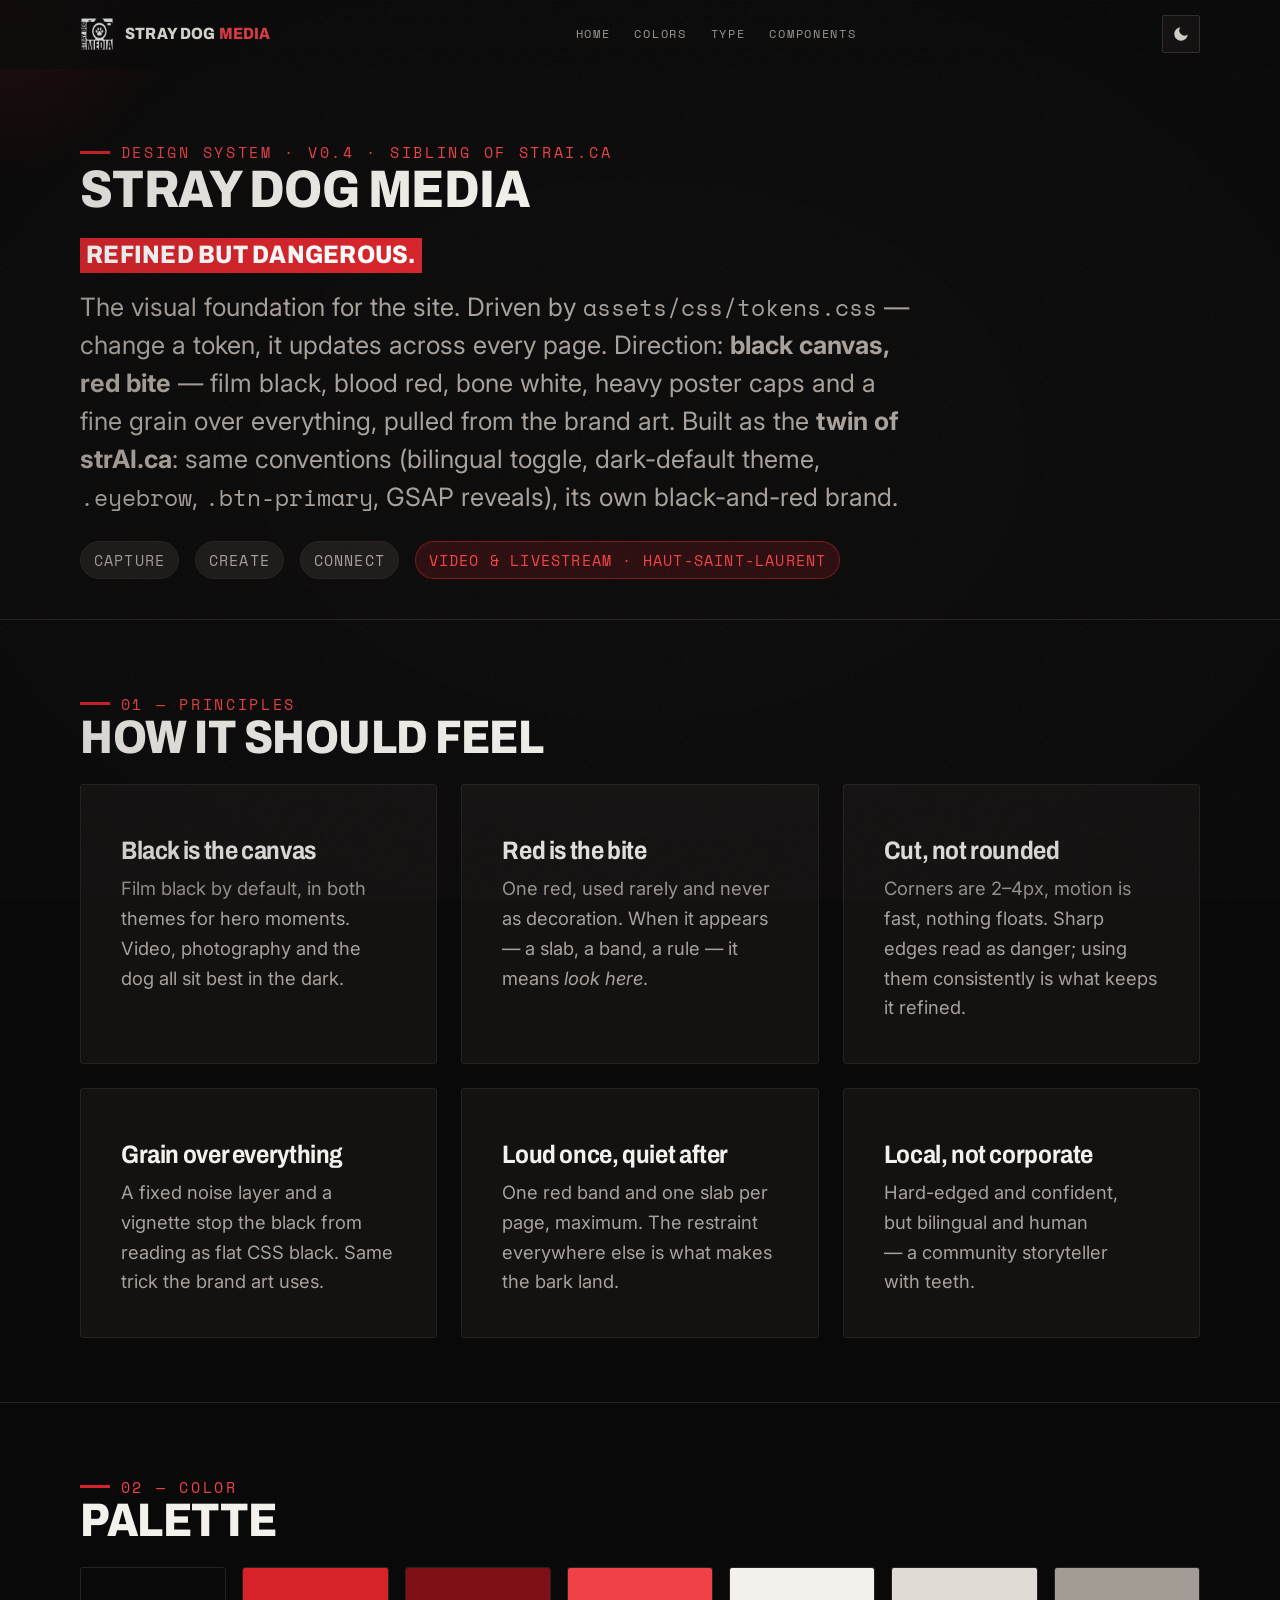
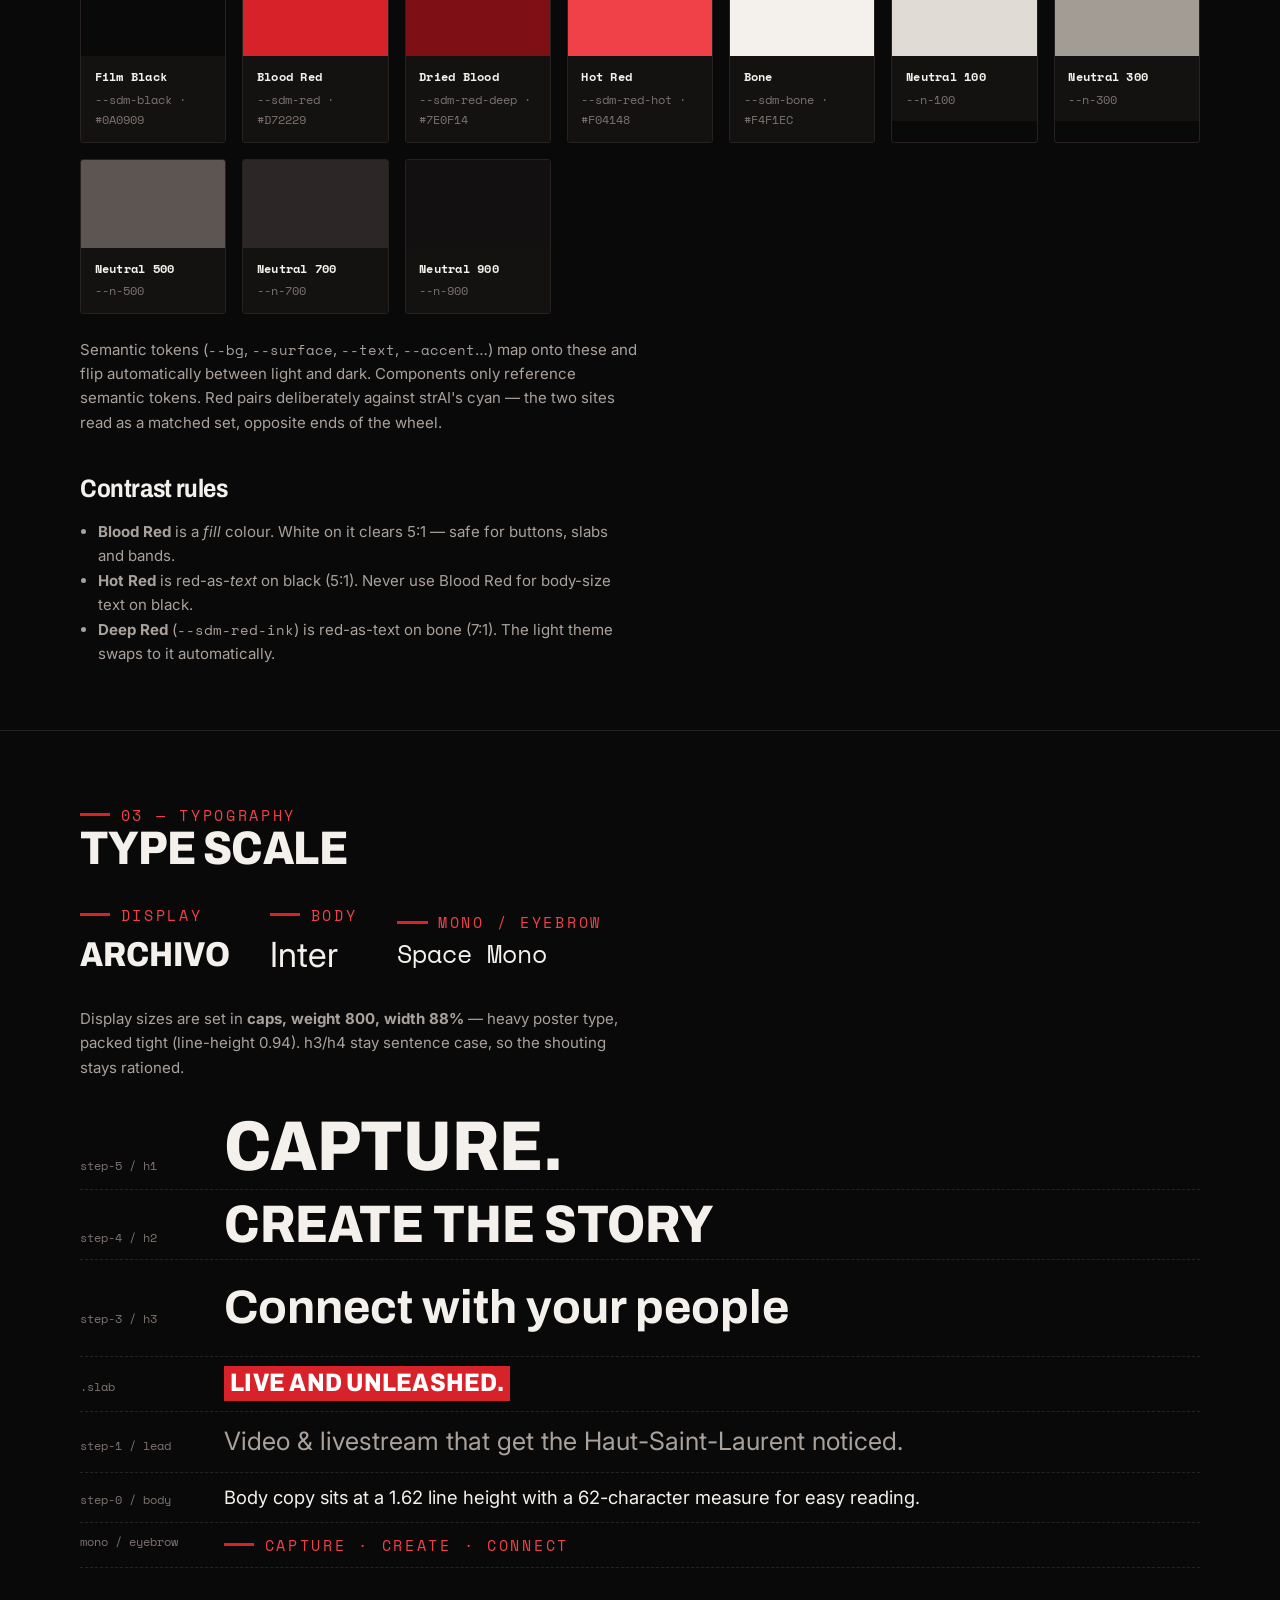
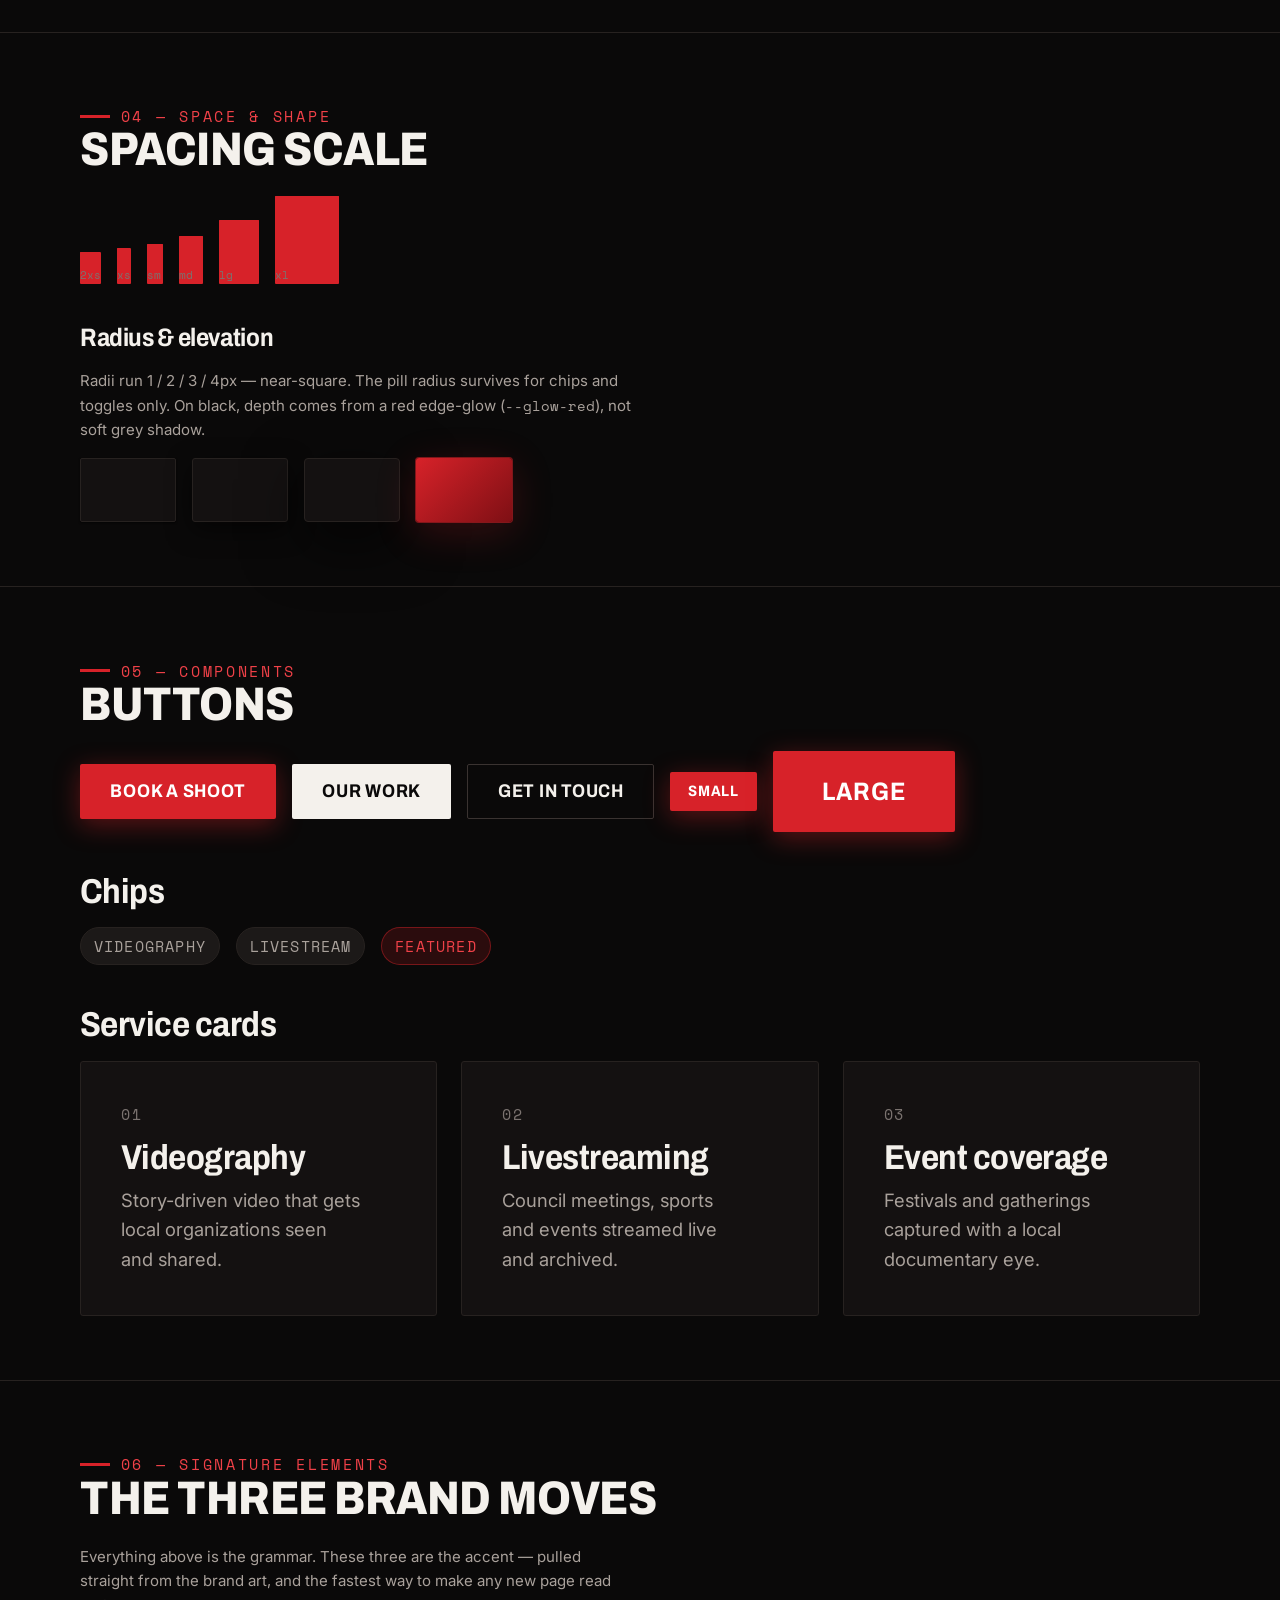
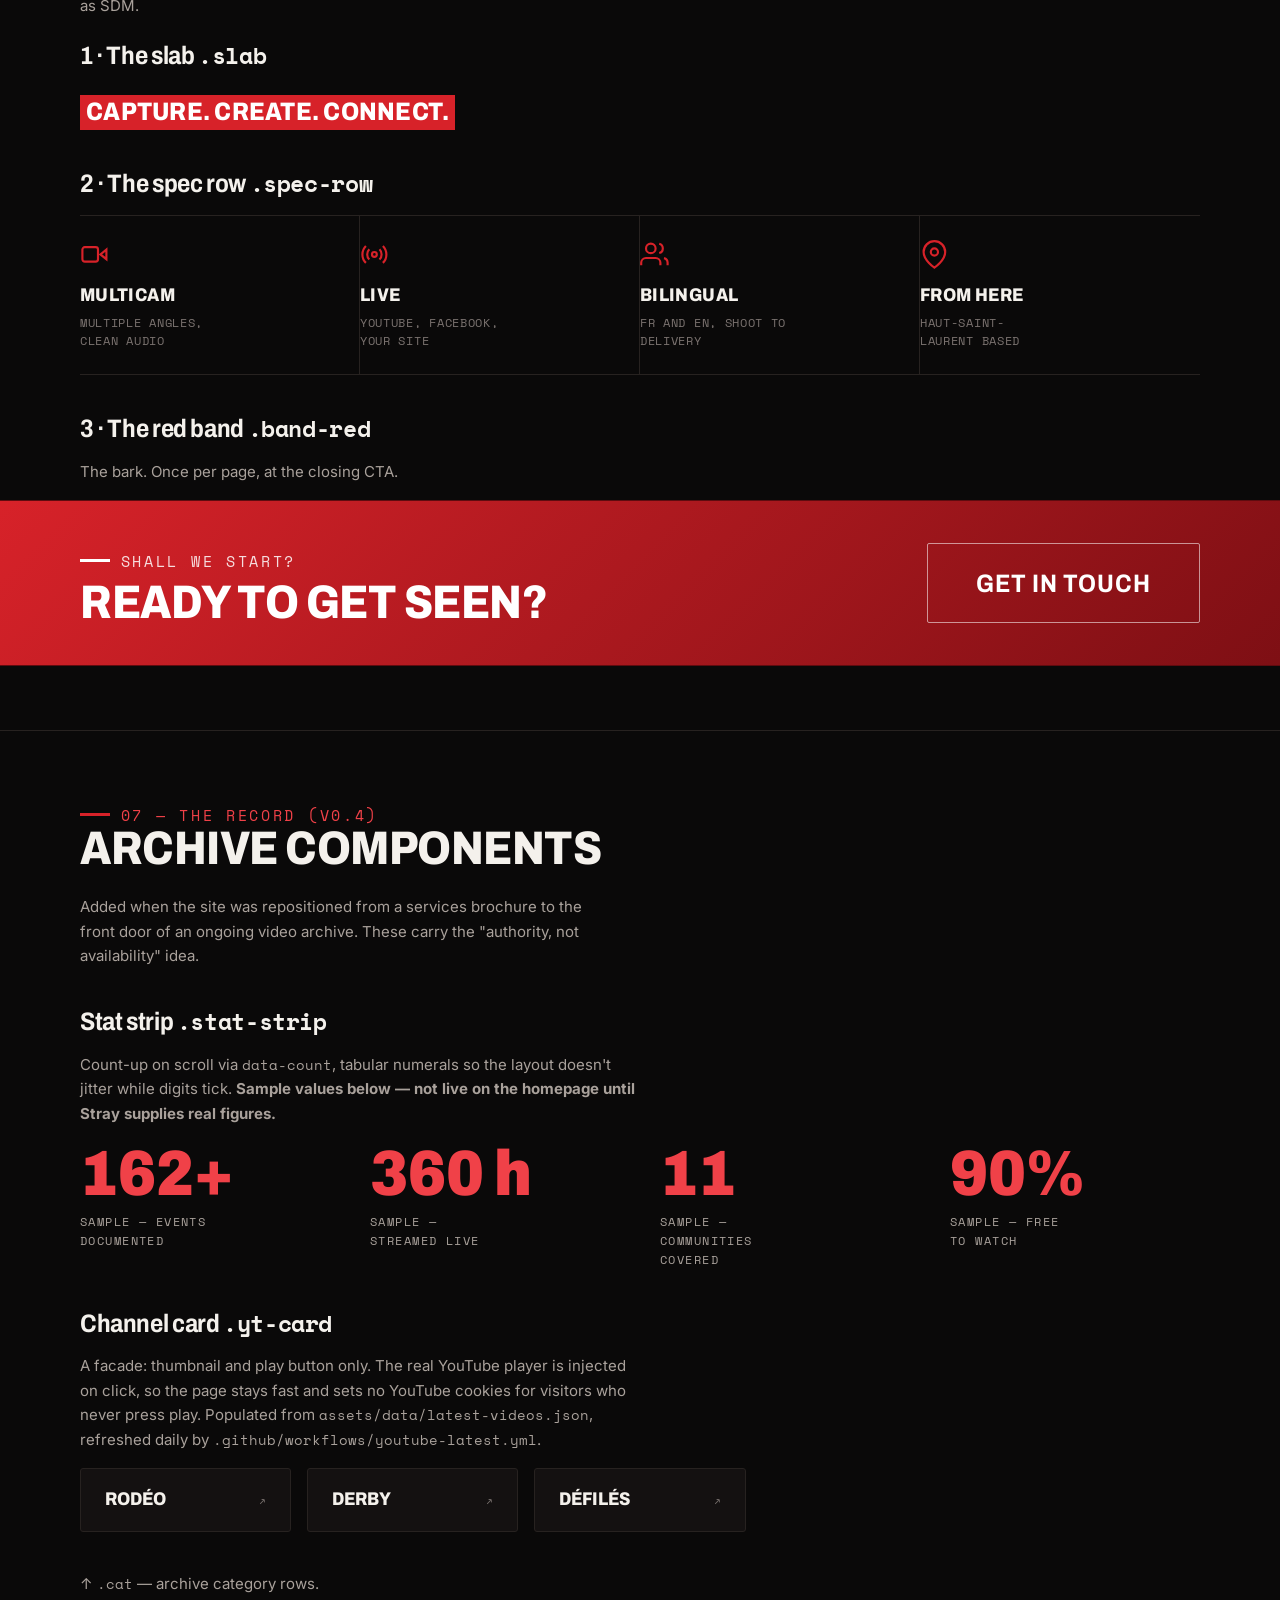
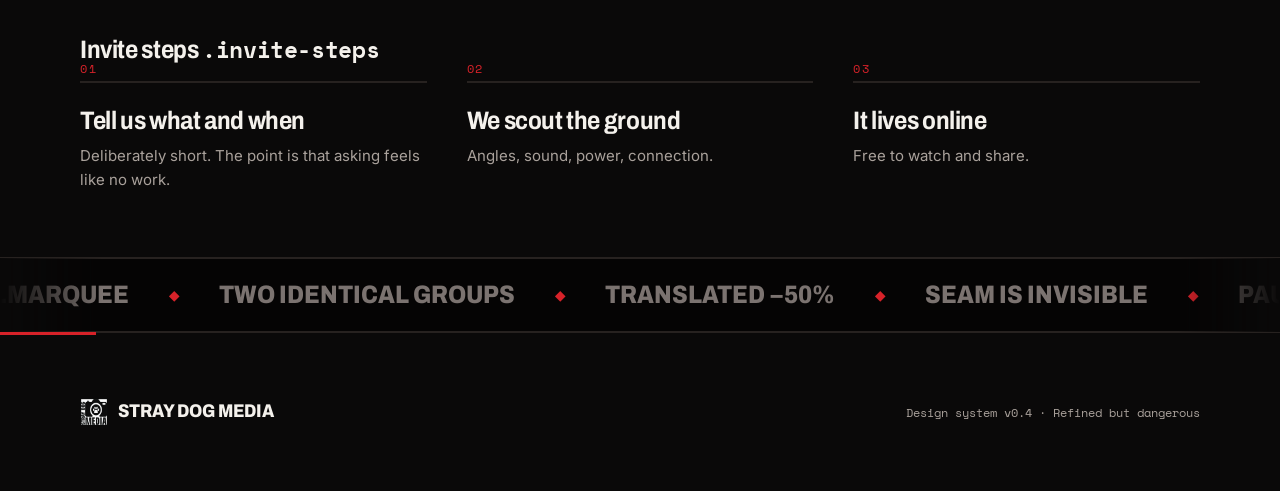
<file: design-system.html>
<!DOCTYPE html>
<html lang="en" data-lang="en">
<head>
  <meta charset="UTF-8">
  <meta name="viewport" content="width=device-width, initial-scale=1.0">
  <script>try{document.documentElement.setAttribute('data-theme',localStorage.getItem('sdm-theme')||'dark')}catch(e){}</script>
  <title>Stray Dog Media — Design System</title>
  <meta name="description" content="The living design system for Stray Dog Media: colors, type, spacing and components. Twin of strAI.ca.">
  <link rel="icon" href="/assets/brand/favicon-32.png">
  <link rel="preconnect" href="https://fonts.googleapis.com">
  <link rel="preconnect" href="https://fonts.gstatic.com" crossorigin>
  <link href="https://fonts.googleapis.com/css2?family=Archivo:wdth,wght@75..100,400..900&family=Inter:wght@400;500;600&family=Space+Mono:wght@400;700&display=swap" rel="stylesheet">
  <link rel="stylesheet" href="/assets/css/tokens.css">
  <link rel="stylesheet" href="/assets/css/base.css">
  <link rel="stylesheet" href="/assets/css/components.css">
  <style>
    .guide-head { padding-block: var(--space-xl) var(--space-lg); border-bottom: 1px solid var(--border); }
    .guide-section { padding-block: var(--space-xl); border-bottom: 1px solid var(--border); }
    .guide-h { font-size: var(--step-3); margin-bottom: var(--space-md); }
    .row { display: flex; flex-wrap: wrap; gap: var(--space-sm); align-items: center; }
    .swatches { display: grid; grid-template-columns: repeat(auto-fill, minmax(9rem, 1fr)); gap: var(--space-sm); }
    .type-row { display: flex; flex-wrap: wrap; align-items: baseline; gap: 1rem; padding: 0.6rem 0; border-bottom: 1px dashed var(--border); }
    .type-row .meta { font-family: var(--font-mono); font-size: 0.72rem; color: var(--text-subtle); min-width: 8rem; }
    .space-demo { display: flex; align-items: flex-end; gap: var(--space-sm); flex-wrap: wrap; }
    .space-demo div { background: var(--accent); border-radius: var(--radius-xs); }
    .space-demo span { display:block; font-family: var(--font-mono); font-size: 0.68rem; color: var(--text-subtle); margin-top: 0.4rem; }
    .principles { display:grid; grid-template-columns: repeat(auto-fit,minmax(19rem,1fr)); gap: var(--space-md); }
  </style>
</head>
<body>

<div class="cursor-glow" id="cursor-glow"></div>

<nav id="nav">
  <div class="container nav-inner">
    <a class="logo" href="/index.html">
      <img src="/assets/brand/logo-camera-paw-192.png" alt="Stray Dog Media">
      <span class="wordmark">Stray Dog <b>Media</b></span>
    </a>
    <div class="nav-links">
      <a href="/index.html">Home</a>
      <a href="#colors">Colors</a>
      <a href="#type">Type</a>
      <a href="#components">Components</a>
    </div>
    <div class="nav-right">
      <button class="theme-toggle" id="theme-toggle" aria-label="Toggle theme" aria-pressed="false">
        <svg class="sun" width="18" height="18" viewBox="0 0 24 24" fill="none" stroke="currentColor" stroke-width="2" stroke-linecap="round"><circle cx="12" cy="12" r="4"/><path d="M12 2v2M12 20v2M2 12h2M20 12h2M4.9 4.9l1.4 1.4M17.7 17.7l1.4 1.4M19.1 4.9l-1.4 1.4M6.3 17.7l-1.4 1.4"/></svg>
        <svg class="moon" width="18" height="18" viewBox="0 0 24 24" fill="currentColor"><path d="M21 12.8A9 9 0 1 1 11.2 3a7 7 0 0 0 9.8 9.8z"/></svg>
      </button>
    </div>
  </div>
</nav>

<header class="guide-head">
  <div class="container">
    <p class="eyebrow">Design System · v0.4 · sibling of strAI.ca</p>
    <h1 style="font-size:var(--step-4)">Stray Dog Media</h1>
    <p class="hero-tag"><span class="slab">Refined but dangerous.</span></p>
    <p class="lead" style="margin-top:var(--space-sm)">The visual foundation for the site. Driven by <code>assets/css/tokens.css</code> —
      change a token, it updates across every page. Direction: <b>black canvas, red bite</b> — film black,
      blood red, bone white, heavy poster caps and a fine grain over everything, pulled from the brand art.
      Built as the <b>twin of strAI.ca</b>: same conventions (bilingual toggle, dark-default theme,
      <code>.eyebrow</code>, <code>.btn-primary</code>, GSAP reveals), its own black-and-red brand.</p>
    <div class="row" style="margin-top:var(--space-md)">
      <span class="chip">Capture</span><span class="chip">Create</span><span class="chip">Connect</span>
      <span class="chip chip-accent">Video &amp; livestream · Haut-Saint-Laurent</span>
    </div>
  </div>
</header>

<section class="guide-section">
  <div class="container">
    <p class="eyebrow">01 — Principles</p>
    <h2 class="guide-h">How it should feel</h2>
    <div class="principles">
      <div class="card"><h3 class="card-title" style="font-size:var(--step-1)">Black is the canvas</h3><p class="card-body">Film black by default, in both themes for hero moments. Video, photography and the dog all sit best in the dark.</p></div>
      <div class="card"><h3 class="card-title" style="font-size:var(--step-1)">Red is the bite</h3><p class="card-body">One red, used rarely and never as decoration. When it appears — a slab, a band, a rule — it means <em>look here</em>.</p></div>
      <div class="card"><h3 class="card-title" style="font-size:var(--step-1)">Cut, not rounded</h3><p class="card-body">Corners are 2–4px, motion is fast, nothing floats. Sharp edges read as danger; using them consistently is what keeps it refined.</p></div>
      <div class="card"><h3 class="card-title" style="font-size:var(--step-1)">Grain over everything</h3><p class="card-body">A fixed noise layer and a vignette stop the black from reading as flat CSS black. Same trick the brand art uses.</p></div>
      <div class="card"><h3 class="card-title" style="font-size:var(--step-1)">Loud once, quiet after</h3><p class="card-body">One red band and one slab per page, maximum. The restraint everywhere else is what makes the bark land.</p></div>
      <div class="card"><h3 class="card-title" style="font-size:var(--step-1)">Local, not corporate</h3><p class="card-body">Hard-edged and confident, but bilingual and human — a community storyteller with teeth.</p></div>
    </div>
  </div>
</section>

<section class="guide-section" id="colors">
  <div class="container">
    <p class="eyebrow">02 — Color</p>
    <h2 class="guide-h">Palette</h2>
    <div class="swatches">
      <div class="swatch"><div class="swatch-chip" style="background:var(--sdm-black)"></div><div class="swatch-meta"><b>Film Black</b><span>--sdm-black · #0A0909</span></div></div>
      <div class="swatch"><div class="swatch-chip" style="background:var(--sdm-red)"></div><div class="swatch-meta"><b>Blood Red</b><span>--sdm-red · #D72229</span></div></div>
      <div class="swatch"><div class="swatch-chip" style="background:var(--sdm-red-deep)"></div><div class="swatch-meta"><b>Dried Blood</b><span>--sdm-red-deep · #7E0F14</span></div></div>
      <div class="swatch"><div class="swatch-chip" style="background:var(--sdm-red-hot)"></div><div class="swatch-meta"><b>Hot Red</b><span>--sdm-red-hot · #F04148</span></div></div>
      <div class="swatch"><div class="swatch-chip" style="background:var(--sdm-bone)"></div><div class="swatch-meta"><b>Bone</b><span>--sdm-bone · #F4F1EC</span></div></div>
      <div class="swatch"><div class="swatch-chip" style="background:var(--n-100)"></div><div class="swatch-meta"><b>Neutral 100</b><span>--n-100</span></div></div>
      <div class="swatch"><div class="swatch-chip" style="background:var(--n-300)"></div><div class="swatch-meta"><b>Neutral 300</b><span>--n-300</span></div></div>
      <div class="swatch"><div class="swatch-chip" style="background:var(--n-500)"></div><div class="swatch-meta"><b>Neutral 500</b><span>--n-500</span></div></div>
      <div class="swatch"><div class="swatch-chip" style="background:var(--n-700)"></div><div class="swatch-meta"><b>Neutral 700</b><span>--n-700</span></div></div>
      <div class="swatch"><div class="swatch-chip" style="background:var(--n-900)"></div><div class="swatch-meta"><b>Neutral 900</b><span>--n-900</span></div></div>
    </div>
    <p class="muted" style="margin-top:var(--space-md);font-size:var(--step--1)">Semantic tokens (<code>--bg</code>, <code>--surface</code>, <code>--text</code>, <code>--accent</code>…) map onto these and flip automatically between light and dark. Components only reference semantic tokens. Red pairs deliberately against strAI's cyan — the two sites read as a matched set, opposite ends of the wheel.</p>
    <h3 style="font-size:var(--step-1);margin:var(--space-lg) 0 var(--space-sm)">Contrast rules</h3>
    <ul class="muted" style="font-size:var(--step--1);max-width:62ch">
      <li><b>Blood Red</b> is a <em>fill</em> colour. White on it clears 5:1 — safe for buttons, slabs and bands.</li>
      <li><b>Hot Red</b> is red-as-<em>text</em> on black (5:1). Never use Blood Red for body-size text on black.</li>
      <li><b>Deep Red</b> (<code>--sdm-red-ink</code>) is red-as-text on bone (7:1). The light theme swaps to it automatically.</li>
    </ul>
  </div>
</section>

<section class="guide-section" id="type">
  <div class="container">
    <p class="eyebrow">03 — Typography</p>
    <h2 class="guide-h">Type scale</h2>
    <div class="row" style="margin-bottom:var(--space-md);gap:var(--space-lg)">
      <div><span class="eyebrow">Display</span><p style="font-family:var(--font-display);font-size:var(--step-2);font-weight:800;font-stretch:var(--display-width);text-transform:uppercase">Archivo</p></div>
      <div><span class="eyebrow">Body</span><p style="font-family:var(--font-body);font-size:var(--step-2)">Inter</p></div>
      <div><span class="eyebrow">Mono / eyebrow</span><p style="font-family:var(--font-mono);font-size:var(--step-1)">Space Mono</p></div>
    </div>
    <p class="muted" style="font-size:var(--step--1);max-width:62ch;margin-bottom:var(--space-md)">Display sizes are set in <b>caps, weight 800, width 88%</b> — heavy poster type, packed tight (line-height 0.94). h3/h4 stay sentence case, so the shouting stays rationed.</p>
    <div class="type-row"><span class="meta">step-5 / h1</span><span style="font-family:var(--font-display);font-weight:800;font-stretch:var(--display-width);text-transform:uppercase;font-size:var(--step-5);line-height:0.94">Capture.</span></div>
    <div class="type-row"><span class="meta">step-4 / h2</span><span style="font-family:var(--font-display);font-weight:800;font-stretch:var(--display-width);text-transform:uppercase;font-size:var(--step-4);line-height:0.94">Create the story</span></div>
    <div class="type-row"><span class="meta">step-3 / h3</span><span style="font-family:var(--font-display);font-weight:700;font-size:var(--step-3)">Connect with your people</span></div>
    <div class="type-row"><span class="meta">.slab</span><span class="hero-tag" style="margin:0"><span class="slab">Live and unleashed.</span></span></div>
    <div class="type-row"><span class="meta">step-1 / lead</span><span style="font-size:var(--step-1);color:var(--text-muted)">Video &amp; livestream that get the Haut-Saint-Laurent noticed.</span></div>
    <div class="type-row"><span class="meta">step-0 / body</span><span style="font-size:var(--step-0)">Body copy sits at a 1.62 line height with a 62-character measure for easy reading.</span></div>
    <div class="type-row"><span class="meta">mono / eyebrow</span><span class="eyebrow">Capture · Create · Connect</span></div>
  </div>
</section>

<section class="guide-section">
  <div class="container">
    <p class="eyebrow">04 — Space &amp; shape</p>
    <h2 class="guide-h">Spacing scale</h2>
    <div class="space-demo">
      <div><div style="width:var(--space-2xs);height:var(--space-2xs)"></div><span>2xs</span></div>
      <div><div style="width:var(--space-xs);height:var(--space-xs)"></div><span>xs</span></div>
      <div><div style="width:var(--space-sm);height:var(--space-sm)"></div><span>sm</span></div>
      <div><div style="width:var(--space-md);height:var(--space-md)"></div><span>md</span></div>
      <div><div style="width:var(--space-lg);height:var(--space-lg)"></div><span>lg</span></div>
      <div><div style="width:var(--space-xl);height:var(--space-xl)"></div><span>xl</span></div>
    </div>
    <h3 style="font-size:var(--step-1);margin:var(--space-lg) 0 var(--space-sm)">Radius &amp; elevation</h3>
    <p class="muted" style="font-size:var(--step--1);max-width:62ch;margin-bottom:var(--space-sm)">Radii run 1&nbsp;/&nbsp;2&nbsp;/&nbsp;3&nbsp;/&nbsp;4px — near-square. The pill radius survives for chips and toggles only. On black, depth comes from a red edge-glow (<code>--glow-red</code>), not soft grey shadow.</p>
    <div class="row">
      <div style="width:6rem;height:4rem;background:var(--surface);border:1px solid var(--border);border-radius:var(--radius-sm);box-shadow:var(--shadow-sm)"></div>
      <div style="width:6rem;height:4rem;background:var(--surface);border:1px solid var(--border);border-radius:var(--radius-md);box-shadow:var(--shadow-md)"></div>
      <div style="width:6rem;height:4rem;background:var(--surface);border:1px solid var(--border);border-radius:var(--radius-lg);box-shadow:var(--shadow-lg)"></div>
      <div style="width:6rem;height:4rem;background:var(--grad-red);border-radius:var(--radius-md);box-shadow:var(--glow-red)"></div>
    </div>
  </div>
</section>

<section class="guide-section" id="components">
  <div class="container">
    <p class="eyebrow">05 — Components</p>
    <h2 class="guide-h">Buttons</h2>
    <div class="row">
      <a class="btn btn-primary" href="#">Book a shoot</a>
      <a class="btn btn-solid" href="#">Our work</a>
      <a class="btn btn-ghost" href="#">Get in touch</a>
      <a class="btn btn-primary btn-sm" href="#">Small</a>
      <a class="btn btn-primary btn-lg" href="#">Large</a>
    </div>

    <h3 style="font-size:var(--step-2);margin:var(--space-lg) 0 var(--space-sm)">Chips</h3>
    <div class="row"><span class="chip">Videography</span><span class="chip">Livestream</span><span class="chip chip-accent">Featured</span></div>

    <h3 style="font-size:var(--step-2);margin:var(--space-lg) 0 var(--space-sm)">Service cards</h3>
    <div class="grid grid-3">
      <article class="card card-interactive">
        <p class="card-index">01</p>
        <h4 class="card-title">Videography</h4>
        <p class="card-body">Story-driven video that gets local organizations seen and shared.</p>
      </article>
      <article class="card card-interactive">
        <p class="card-index">02</p>
        <h4 class="card-title">Livestreaming</h4>
        <p class="card-body">Council meetings, sports and events streamed live and archived.</p>
      </article>
      <article class="card card-interactive">
        <p class="card-index">03</p>
        <h4 class="card-title">Event coverage</h4>
        <p class="card-body">Festivals and gatherings captured with a local documentary eye.</p>
      </article>
    </div>
  </div>
</section>

<section class="guide-section">
  <div class="container">
    <p class="eyebrow">06 — Signature elements</p>
    <h2 class="guide-h">The three brand moves</h2>
    <p class="muted" style="font-size:var(--step--1);max-width:62ch;margin-bottom:var(--space-md)">Everything above is the grammar. These three are the accent — pulled straight from the brand art, and the fastest way to make any new page read as SDM.</p>

    <h3 style="font-size:var(--step-1);margin-bottom:var(--space-sm)">1 · The slab <code>.slab</code></h3>
    <p class="hero-tag" style="margin-bottom:var(--space-lg)"><span class="slab">Capture. Create. Connect.</span></p>

    <h3 style="font-size:var(--step-1);margin-bottom:var(--space-sm)">2 · The spec row <code>.spec-row</code></h3>
    <div class="spec-row" style="margin-bottom:var(--space-lg)">
      <div class="spec">
        <div class="spec-icon"><svg viewBox="0 0 24 24"><path d="M15 8v8a2 2 0 0 1-2 2H4a2 2 0 0 1-2-2V8a2 2 0 0 1 2-2h9a2 2 0 0 1 2 2z"/><path d="m22 8-5 4 5 4V8z"/></svg></div>
        <p class="spec-label">Multicam</p><p class="spec-detail">Multiple angles, clean audio</p>
      </div>
      <div class="spec">
        <div class="spec-icon"><svg viewBox="0 0 24 24"><circle cx="12" cy="12" r="2"/><path d="M16.24 7.76a6 6 0 0 1 0 8.49M7.76 16.24a6 6 0 0 1 0-8.49M19.07 4.93a10 10 0 0 1 0 14.14M4.93 19.07a10 10 0 0 1 0-14.14"/></svg></div>
        <p class="spec-label">Live</p><p class="spec-detail">YouTube, Facebook, your site</p>
      </div>
      <div class="spec">
        <div class="spec-icon"><svg viewBox="0 0 24 24"><path d="M17 21v-2a4 4 0 0 0-4-4H5a4 4 0 0 0-4 4v2"/><circle cx="9" cy="7" r="4"/><path d="M23 21v-2a4 4 0 0 0-3-3.87M16 3.13a4 4 0 0 1 0 7.75"/></svg></div>
        <p class="spec-label">Bilingual</p><p class="spec-detail">FR and EN, shoot to delivery</p>
      </div>
      <div class="spec">
        <div class="spec-icon"><svg viewBox="0 0 24 24"><path d="M21 10c0 7-9 13-9 13s-9-6-9-13a9 9 0 0 1 18 0z"/><circle cx="12" cy="10" r="3"/></svg></div>
        <p class="spec-label">From here</p><p class="spec-detail">Haut-Saint-Laurent based</p>
      </div>
    </div>

    <h3 style="font-size:var(--step-1);margin-bottom:var(--space-sm)">3 · The red band <code>.band-red</code></h3>
    <p class="muted" style="font-size:var(--step--1);max-width:62ch;margin-bottom:var(--space-sm)">The bark. Once per page, at the closing CTA.</p>
  </div>
  <div class="band-red">
    <div class="container band-inner">
      <div>
        <p class="eyebrow">Shall we start?</p>
        <h2 style="font-size:var(--step-3);margin-top:var(--space-2xs)">Ready to get seen?</h2>
      </div>
      <a href="/contact.html" class="btn btn-ghost btn-lg">Get in touch</a>
    </div>
  </div>
</section>

<section class="guide-section">
  <div class="container">
    <p class="eyebrow">07 — The record (v0.4)</p>
    <h2 class="guide-h">Archive components</h2>
    <p class="muted" style="font-size:var(--step--1);max-width:62ch;margin-bottom:var(--space-lg)">
      Added when the site was repositioned from a services brochure to the front door of an
      ongoing video archive. These carry the "authority, not availability" idea.</p>

    <h3 style="font-size:var(--step-1);margin-bottom:var(--space-sm)">Stat strip <code>.stat-strip</code></h3>
    <p class="muted" style="font-size:var(--step--1);max-width:62ch;margin-bottom:var(--space-sm)">
      Count-up on scroll via <code>data-count</code>, tabular numerals so the layout doesn't
      jitter while digits tick. <b>Sample values below — not live on the homepage until Stray
      supplies real figures.</b></p>
    <div class="stat-strip" style="margin-bottom:var(--space-lg)">
      <div><p class="stat-num" data-count="180" data-suffix="+">180+</p><p class="stat-label">Sample — events documented</p></div>
      <div><p class="stat-num" data-count="400" data-suffix=" h">400 h</p><p class="stat-label">Sample — streamed live</p></div>
      <div><p class="stat-num" data-count="12">12</p><p class="stat-label">Sample — communities covered</p></div>
      <div><p class="stat-num" data-count="100" data-suffix="%">100%</p><p class="stat-label">Sample — free to watch</p></div>
    </div>

    <h3 style="font-size:var(--step-1);margin-bottom:var(--space-sm)">Channel card <code>.yt-card</code></h3>
    <p class="muted" style="font-size:var(--step--1);max-width:62ch;margin-bottom:var(--space-sm)">
      A facade: thumbnail and play button only. The real YouTube player is injected on click,
      so the page stays fast and sets no YouTube cookies for visitors who never press play.
      Populated from <code>assets/data/latest-videos.json</code>, refreshed daily by
      <code>.github/workflows/youtube-latest.yml</code>.</p>
    <div class="cat-grid" style="margin-bottom:var(--space-lg)">
      <a class="cat" href="#"><span class="cat__name">Rodéo</span><span class="cat__count">↗</span></a>
      <a class="cat" href="#"><span class="cat__name">Derby</span><span class="cat__count">↗</span></a>
      <a class="cat" href="#"><span class="cat__name">Défilés</span><span class="cat__count">↗</span></a>
    </div>
    <p class="muted" style="font-size:var(--step--1);margin-bottom:var(--space-lg)">
      ↑ <code>.cat</code> — archive category rows.</p>

    <h3 style="font-size:var(--step-1);margin-bottom:var(--space-sm)">Invite steps <code>.invite-steps</code></h3>
    <div class="invite-steps">
      <div class="step"><h3>Tell us what and when</h3><p>Deliberately short. The point is that asking feels like no work.</p></div>
      <div class="step"><h3>We scout the ground</h3><p>Angles, sound, power, connection.</p></div>
      <div class="step"><h3>It lives online</h3><p>Free to watch and share.</p></div>
    </div>
  </div>
</section>

<div class="marquee" aria-hidden="true">
  <div class="marquee__track">
    <div class="marquee__group"><span class="marquee__item">.marquee</span><span class="marquee__item">Two identical groups</span><span class="marquee__item">Translated −50%</span><span class="marquee__item">Seam is invisible</span><span class="marquee__item">Pauses on hover</span></div>
    <div class="marquee__group"><span class="marquee__item">.marquee</span><span class="marquee__item">Two identical groups</span><span class="marquee__item">Translated −50%</span><span class="marquee__item">Seam is invisible</span><span class="marquee__item">Pauses on hover</span></div>
  </div>
</div>

<footer>
  <div class="container footer-row">
    <span class="footer-logo"><img src="/assets/brand/logo-camera-paw-192.png" alt="">Stray Dog Media</span>
    <span class="muted" style="font-family:var(--font-mono);font-size:0.75rem">Design system v0.4 · Refined but dangerous</span>
  </div>
</footer>

<script src="/assets/js/main.js" defer></script>
</body>
</html>
</file>
<file: assets/css/tokens.css>
/* ============================================================
   Stray Dog Media — Design Tokens
   The single source of truth for the visual system.

   Direction (v0.3 — "refined but dangerous"):
   Black is the canvas, red is the bite. The brand lives in the
   dark — film black, blood red, bone white, heavy poster type
   and a fine grain over everything. Restraint everywhere so the
   red actually lands. Change a value here, it changes
   everywhere. Nothing below should hardcode a raw hex.
   ============================================================ */

:root {
  /* ---- Brand palette --------------------------------------
     Three colours do the whole job: film black, blood red,
     bone white. Red is used sparingly and always means
     "look here" — a signal, never a decoration. */
  --sdm-black:    #0A0909;   /* film black — the canvas         */
  --sdm-red:      #D72229;   /* blood red — the signal          */
  --sdm-red-deep: #7E0F14;   /* dried blood — depth & gradients */
  --sdm-red-hot:  #F04148;   /* hot red — accent text on black  */
  --sdm-red-ink:  #A50E14;   /* deep red — accent text on bone  */
  --sdm-bone:     #F4F1EC;   /* bone white — light canvas       */

  /* Neutral ramp: warm charcoal, tinted toward red, never blue.
     50 = lightest (bone side) → 900 = darkest (black side). */
  --n-50:  #EFEBE6;
  --n-100: #E0DBD5;
  --n-200: #C7C1BA;
  --n-300: #A39C95;
  --n-400: #7E7772;
  --n-500: #5C5551;
  --n-600: #423C39;
  --n-700: #2C2726;
  --n-800: #1C1918;
  --n-900: #121010;

  /* ---- Semantic surface tokens (DARK is the default) -------
     Black is the brand. Light is the alternate, not the base.
     Components reference these, never the raw ramp above. */
  --bg:            var(--sdm-black);
  --bg-elevated:   #141111;
  --bg-sunken:     #050404;
  --surface:       #141111;
  --surface-2:     #1C1918;
  --border:        #272220;
  --border-strong: #3A3331;

  --text:        #F4F1EC;
  --text-muted:  #A9A19B;
  --text-subtle: #7B7370;
  --text-invert: var(--sdm-black);

  --accent:          var(--sdm-red);
  --accent-deep:     var(--sdm-red-deep);
  --accent-text:     var(--sdm-red-hot);  /* readable red on black */
  --accent-contrast: #FFFFFF;             /* text on an accent fill */
  --focus-ring:      color-mix(in srgb, var(--accent) 60%, transparent);

  /* Signature gradients / atmosphere ------------------------- */
  --grad-red:   linear-gradient(135deg, var(--sdm-red) 0%, var(--sdm-red-deep) 100%);
  --grad-scrim: linear-gradient(to top, rgba(5,4,4,0.92) 0%, rgba(5,4,4,0.35) 45%, rgba(5,4,4,0) 72%);
  --bloom:      radial-gradient(circle, color-mix(in srgb, var(--accent) 26%, transparent), transparent 65%);
  --grain-opacity: 0.055;
  --vignette-opacity: 0.34;

  /* ---- Typography -----------------------------------------
     Display: Archivo (variable) — heavy, slightly condensed
     poster grotesque. Set in caps at display sizes, it is the
     single loudest brand signal on the page.
     Body: Inter — quiet, legible, gets out of the way.
     Mono: Space Mono — crew-slate energy for kickers and meta. */
  --font-display: "Archivo", "Helvetica Neue", Impact, Arial, sans-serif;
  --font-body:    "Inter", system-ui, -apple-system, "Segoe UI", Roboto, sans-serif;
  --font-mono:    "Space Mono", ui-monospace, "SFMono-Regular", Menlo, monospace;

  /* Display width/weight: heavy and a touch condensed.
     Degrades to plain weight where the wdth axis is unsupported. */
  --display-weight: 800;
  --display-width:  88%;

  /* Fluid type scale (clamp: min, preferred, max) */
  --step--1: clamp(0.83rem, 0.79rem + 0.20vw, 0.94rem);
  --step-0:  clamp(1.00rem, 0.94rem + 0.30vw, 1.15rem);
  --step-1:  clamp(1.25rem, 1.14rem + 0.55vw, 1.60rem);
  --step-2:  clamp(1.56rem, 1.36rem + 1.00vw, 2.25rem);
  --step-3:  clamp(1.95rem, 1.62rem + 1.65vw, 3.15rem);
  /* Display steps are deliberately smaller than a sentence-case
     scale would be: set in caps, they read ~30% larger. */
  --step-4:  clamp(2.10rem, 1.70rem + 2.00vw, 3.40rem);
  --step-5:  clamp(2.60rem, 2.00rem + 3.00vw, 4.60rem);

  --leading-tight: 0.94;   /* tight — caps stack like a poster */
  --leading-snug:  1.14;
  --leading-body:  1.62;
  --tracking-tight: -0.015em;
  --tracking-display: -0.01em;
  --tracking-wide:  0.18em; /* mono kickers / eyebrows */
  --weight-body: 400;
  --weight-medium: 500;
  --weight-bold: 700;

  /* ---- Space scale (8px base, fluid at the top) ------------ */
  --space-3xs: 0.25rem;
  --space-2xs: 0.5rem;
  --space-xs:  0.75rem;
  --space-sm:  1rem;
  --space-md:  1.5rem;
  --space-lg:  2.5rem;
  --space-xl:  4rem;
  --space-2xl: clamp(4rem, 2.5rem + 6vw, 8rem);
  --space-3xl: clamp(6rem, 3rem + 10vw, 12rem);

  /* ---- Layout --------------------------------------------- */
  --container: 76rem;      /* ~1216px */
  --container-narrow: 44rem;
  --gutter: clamp(1.25rem, 0.6rem + 3vw, 3rem);

  /* ---- Radius ---------------------------------------------
     Cut, not rounded. Sharp edges read as danger; keeping them
     identical everywhere is what makes it refined. */
  --radius-xs: 1px;
  --radius-sm: 2px;
  --radius-md: 3px;
  --radius-lg: 4px;
  --radius-pill: 999px;   /* chips and toggles only */

  /* ---- Elevation ------------------------------------------
     On black, depth comes from a red edge-glow, not soft grey. */
  --shadow-sm: 0 1px 2px rgba(0,0,0,0.6);
  --shadow-md: 0 8px 24px rgba(0,0,0,0.55);
  --shadow-lg: 0 20px 60px rgba(0,0,0,0.7);
  --shadow-accent: 0 6px 26px color-mix(in srgb, var(--accent) 40%, transparent);
  --glow-red: 0 0 0 1px color-mix(in srgb, var(--accent) 55%, transparent),
              0 10px 40px color-mix(in srgb, var(--accent) 22%, transparent);

  /* ---- Motion ---------------------------------------------
     Fast and decisive. Nothing floats. */
  --ease-out: cubic-bezier(0.22, 1, 0.36, 1);
  --ease-in-out: cubic-bezier(0.65, 0, 0.35, 1);
  --dur-fast: 120ms;
  --dur: 220ms;
  --dur-slow: 460ms;
}

/* ---- LIGHT theme (bone paper, ink type, same red) ---------
   The alternate. Red stays the signal but darkens so it holds
   contrast on paper; blacks become warm charcoal, not grey. */
:root[data-theme="light"] {
  --bg:            var(--sdm-bone);
  --bg-elevated:   #FFFFFF;
  --bg-sunken:     var(--n-50);
  --surface:       #FFFFFF;
  --surface-2:     var(--n-50);
  --border:        var(--n-100);
  --border-strong: var(--n-200);

  --text:        #171413;
  --text-muted:  var(--n-600);
  --text-subtle: var(--n-500);
  --text-invert: var(--sdm-bone);

  --accent-text: var(--sdm-red-ink);
  --accent-contrast: #FFFFFF;

  --grad-scrim: linear-gradient(to top, rgba(10,9,9,0.88) 0%, rgba(10,9,9,0.30) 45%, rgba(10,9,9,0) 72%);
  --grain-opacity: 0.03;
  --vignette-opacity: 0;

  --shadow-sm: 0 1px 2px rgba(20,16,16,0.07), 0 1px 3px rgba(20,16,16,0.08);
  --shadow-md: 0 4px 10px rgba(20,16,16,0.08), 0 12px 28px rgba(20,16,16,0.10);
  --shadow-lg: 0 12px 24px rgba(20,16,16,0.12), 0 28px 64px rgba(20,16,16,0.16);
  --glow-red: 0 0 0 1px color-mix(in srgb, var(--accent) 40%, transparent),
              0 10px 30px color-mix(in srgb, var(--accent) 18%, transparent);
}
</file>
<file: assets/css/base.css>
/* ============================================================
   Stray Dog Media — Base
   Reset + element defaults built on the tokens. No component
   styling here; just sane, branded foundations.
   ============================================================ */

*, *::before, *::after { box-sizing: border-box; }
* { margin: 0; }

html { -webkit-text-size-adjust: 100%; scroll-behavior: smooth; }
/* Backstop: full-bleed pieces (marquee, hero video, mascot) must never
   make the page scroll sideways. Fix causes too — this only catches them. */
body { overflow-x: hidden; }
@media (prefers-reduced-motion: reduce) {
  html { scroll-behavior: auto; }
  *, *::before, *::after {
    animation-duration: 0.001ms !important;
    animation-iteration-count: 1 !important;
    transition-duration: 0.001ms !important;
  }
}

body {
  font-family: var(--font-body);
  font-size: var(--step-0);
  font-weight: var(--weight-body);
  line-height: var(--leading-body);
  color: var(--text);
  background: var(--bg);
  -webkit-font-smoothing: antialiased;
  text-rendering: optimizeLegibility;
  min-height: 100dvh;
  transition: background var(--dur) var(--ease-out), color var(--dur) var(--ease-out);
}

/* ---- Film grain -------------------------------------------
   A single fixed noise layer over the whole page. It is what
   keeps the black from looking like flat CSS black — the same
   trick the brand art uses. Cheap: one inline SVG, no request. */
body::after {
  content: "";
  position: fixed; inset: 0; z-index: 9000;
  pointer-events: none;
  opacity: var(--grain-opacity);
  background-image: url("data:image/svg+xml,%3Csvg xmlns='http://www.w3.org/2000/svg' width='180' height='180'%3E%3Cfilter id='n'%3E%3CfeTurbulence type='fractalNoise' baseFrequency='0.9' numOctaves='3' stitchTiles='stitch'/%3E%3C/filter%3E%3Crect width='180' height='180' filter='url(%23n)'/%3E%3C/svg%3E");
}

/* Vignette — pulls the eye to centre frame. Dark theme only. */
body::before {
  content: "";
  position: fixed; inset: 0; z-index: 8999;
  pointer-events: none;
  opacity: var(--vignette-opacity);
  background: radial-gradient(ellipse at center, transparent 42%, rgba(0,0,0,0.55) 100%);
  transition: opacity var(--dur) var(--ease-out);
}

/* Headings --------------------------------------------------
   Display sizes are set in caps: heavy, condensed, tight-packed.
   h3/h4 stay sentence case so the shouting stays rationed. */
h1, h2, h3, h4 {
  font-family: var(--font-display);
  font-weight: var(--display-weight);
  font-stretch: var(--display-width);
  line-height: var(--leading-tight);
  letter-spacing: var(--tracking-display);
  color: var(--text);
  text-wrap: balance;
}
h1, h2 { text-transform: uppercase; }
h1 { font-size: var(--step-5); }
h2 { font-size: var(--step-4); }
h3 {
  font-size: var(--step-2); line-height: var(--leading-snug);
  font-weight: 700; letter-spacing: var(--tracking-tight);
}
h4 {
  font-size: var(--step-1); line-height: var(--leading-snug);
  font-weight: 700; letter-spacing: var(--tracking-tight);
}

p { max-width: 62ch; text-wrap: pretty; }

a { color: inherit; text-decoration-color: var(--accent); text-underline-offset: 0.18em; }
a:hover { color: var(--accent-text); }

img, picture, svg, video { display: block; max-width: 100%; height: auto; }

ul, ol { padding-left: 1.2em; }

hr { border: 0; border-top: 1px solid var(--border); margin: var(--space-lg) 0; }

::selection { background: var(--accent); color: var(--accent-contrast); }

:focus-visible {
  outline: 2px solid var(--accent);
  outline-offset: 3px;
  border-radius: var(--radius-xs);
}

code, kbd, samp { font-family: var(--font-mono); font-size: 0.9em; }

/* Layout helpers ------------------------------------------- */
.container { width: 100%; max-width: var(--container); margin-inline: auto; padding-inline: var(--gutter); }
.container-narrow { max-width: var(--container-narrow); }
.section { padding-block: var(--space-2xl); position: relative; }
.stack > * + * { margin-top: var(--space-md); }

/* Reusable text utilities ---------------------------------- */
.kicker {
  font-family: var(--font-mono);
  font-size: var(--step--1);
  text-transform: uppercase;
  letter-spacing: var(--tracking-wide);
  color: var(--accent-text);
}
.lead { font-size: var(--step-1); color: var(--text-muted); max-width: 52ch; line-height: 1.5; }
.muted { color: var(--text-muted); }
.accent { color: var(--accent-text); }

/* .slab — the signature move: a headline word knifed out on a
   red block, straight off the brand art ("LIVE AND UNLEASHED").
   Use it once per page, on the word that matters. */
.slab {
  display: inline-block;
  background: var(--accent);
  color: var(--accent-contrast);
  padding: 0.04em 0.24em 0.1em;
  box-decoration-break: clone;
  -webkit-box-decoration-break: clone;
}

.visually-hidden {
  position: absolute; width: 1px; height: 1px; padding: 0; margin: -1px;
  overflow: hidden; clip: rect(0 0 0 0); white-space: nowrap; border: 0;
}
</file>
<file: assets/css/components.css>
/* ============================================================
   Stray Dog Media — Components
   Sibling to strAI.ca: shares its class conventions (.eyebrow,
   .btn-primary/.btn-ghost, #nav, .gs-reveal, mobile menu, lang
   + theme toggles, Formspree contact form) but carries SDM's own
   black-and-red brand and its refined-but-dangerous personality.
   All values come from tokens.css.
   ============================================================ */

/* ---- .stage — force the black canvas -----------------------
   The brand lives in the dark. Any section marked .stage stays
   film black in BOTH themes: it redefines the semantic tokens
   for its own subtree, so every child component follows without
   a single override. Use for the hero and the red-band moments. */
.stage {
  --bg: var(--sdm-black);
  --bg-elevated: #141111;
  --bg-sunken: #050404;
  --surface: #141111;
  --surface-2: #1C1918;
  --border: #272220;
  --border-strong: #3A3331;
  --text: #F4F1EC;
  --text-muted: #A9A19B;
  --text-subtle: #7B7370;
  --accent-text: var(--sdm-red-hot);
  background: var(--bg);
  color: var(--text);
}

/* ---- Nav -------------------------------------------------- */
#nav {
  position: sticky; top: 0; z-index: 50;
  backdrop-filter: saturate(140%) blur(14px);
  background: color-mix(in srgb, var(--bg) 78%, transparent);
  border-bottom: 1px solid transparent;
  transition: border-color var(--dur) var(--ease-out), background var(--dur) var(--ease-out);
}
#nav.scrolled { border-bottom-color: var(--border); background: color-mix(in srgb, var(--bg) 94%, transparent); }
/* Hairline of red under the nav — the leash. */
#nav::after {
  content: ""; position: absolute; left: 0; right: 0; bottom: -1px; height: 2px;
  background: var(--grad-red); transform: scaleX(0); transform-origin: left;
  transition: transform var(--dur-slow) var(--ease-out);
}
#nav.scrolled::after { transform: scaleX(1); }

.nav-inner { display: flex; align-items: center; justify-content: space-between; gap: var(--space-md); min-height: 4.25rem; }
.logo { display: inline-flex; align-items: center; gap: 0.6em; text-decoration: none; color: var(--text); cursor: pointer; }
.logo img { width: 34px; height: 34px; border-radius: var(--radius-xs); }
.logo .wordmark {
  font-family: var(--font-display); font-weight: 800; font-stretch: var(--display-width);
  text-transform: uppercase; letter-spacing: 0.01em; font-size: 1.02rem;
}
.logo .wordmark b { color: var(--accent-text); font-weight: 800; }

.nav-links { display: flex; align-items: center; gap: var(--space-md); }
.nav-links a {
  position: relative;
  font-family: var(--font-mono); font-size: 0.76rem;
  text-transform: uppercase; letter-spacing: 0.14em;
  text-decoration: none; color: var(--text-muted);
  padding-block: 0.4em;
  transition: color var(--dur-fast);
}
.nav-links a::after {
  content: ""; position: absolute; left: 0; right: 0; bottom: 0; height: 2px;
  background: var(--accent); transform: scaleX(0); transform-origin: left;
  transition: transform var(--dur) var(--ease-out);
}
.nav-links a:hover { color: var(--text); }
.nav-links a:hover::after { transform: scaleX(1); }
.nav-links a.active { color: var(--text); }
.nav-links a.active::after { transform: scaleX(1); }
.nav-right { display: flex; align-items: center; gap: var(--space-sm); }
@media (max-width: 52rem) { .nav-links { display: none; } }

/* Language button */
.lang-btn {
  font-family: var(--font-mono); font-size: var(--step--1);
  padding: 0.4em 0.7em; border-radius: var(--radius-sm);
  background: transparent; color: var(--text-muted);
  border: 1px solid var(--border-strong); cursor: pointer;
  transition: border-color var(--dur-fast), color var(--dur-fast), background var(--dur-fast);
}
.lang-btn:hover { border-color: var(--accent); color: var(--accent-text); background: color-mix(in srgb, var(--accent) 10%, transparent); }

/* Theme toggle */
.theme-toggle {
  display: inline-grid; place-items: center; width: 2.4rem; height: 2.4rem;
  border-radius: var(--radius-sm); border: 1px solid var(--border-strong);
  background: var(--surface); color: var(--text); cursor: pointer;
  transition: border-color var(--dur-fast), color var(--dur-fast);
}
.theme-toggle:hover { border-color: var(--accent); color: var(--accent-text); }
.theme-toggle .sun { display: none; }
.theme-toggle .moon { display: block; }
:root[data-theme="light"] .theme-toggle .sun { display: block; }
:root[data-theme="light"] .theme-toggle .moon { display: none; }

/* Mobile menu */
.mobile-toggle { display: none; flex-direction: column; gap: 5px; background: none; border: 0; cursor: pointer; padding: 6px; }
.mobile-toggle span { display: block; width: 24px; height: 2px; background: var(--text); transition: transform var(--dur-fast), opacity var(--dur-fast); }
.mobile-toggle.active span:nth-child(1) { transform: rotate(45deg) translate(5px, 5px); background: var(--accent); }
.mobile-toggle.active span:nth-child(2) { opacity: 0; }
.mobile-toggle.active span:nth-child(3) { transform: rotate(-45deg) translate(5px, -5px); background: var(--accent); }
.mobile-menu {
  display: none; flex-direction: column; gap: var(--space-xs);
  padding: var(--space-md) var(--gutter) var(--space-lg);
  background: color-mix(in srgb, var(--bg) 97%, transparent);
  border-bottom: 1px solid var(--border);
}
.mobile-menu.open { display: flex; }
.mobile-menu a {
  text-decoration: none; color: var(--text);
  font-family: var(--font-display); font-weight: 800; font-stretch: var(--display-width);
  text-transform: uppercase; font-size: var(--step-2); line-height: 1.1; padding: 0.18em 0;
}
.mobile-menu a:hover { color: var(--accent-text); }
@media (max-width: 52rem) { .mobile-toggle { display: flex; } }

/* ---- Eyebrow / kicker ------------------------------------ */
.eyebrow {
  display: inline-flex; align-items: center; gap: 0.7em;
  max-width: none;   /* it's a label, not prose — ignore the 62ch measure */
  font-family: var(--font-mono); font-size: var(--step--1);
  text-transform: uppercase; letter-spacing: var(--tracking-wide);
  color: var(--accent-text);
}
.eyebrow::before { content: ""; width: 2em; height: 3px; background: var(--accent); flex: none; }

/* ---- Buttons ----------------------------------------------
   Cut corners, no float. Primary is a red block; ghost fills
   with red on hover instead of just changing colour. */
.btn {
  position: relative; overflow: hidden;
  display: inline-flex; align-items: center; gap: 0.55em;
  font-family: var(--font-display); font-weight: 700; font-stretch: var(--display-width);
  text-transform: uppercase; letter-spacing: 0.04em;
  font-size: var(--step-0); line-height: 1; padding: 0.95em 1.6em;
  border: 1px solid transparent; border-radius: var(--radius-sm);
  cursor: pointer; text-decoration: none; white-space: nowrap;
  transition: background var(--dur-fast), border-color var(--dur-fast),
              color var(--dur-fast), box-shadow var(--dur-fast);
}
.btn-primary { background: var(--accent); color: var(--accent-contrast); box-shadow: var(--shadow-accent); }
.btn-primary:hover { background: var(--sdm-red-deep); color: var(--accent-contrast); box-shadow: var(--glow-red); }
.btn-solid { background: var(--text); color: var(--text-invert); }
.btn-solid:hover { background: var(--accent); color: var(--accent-contrast); }
.btn-ghost { background: transparent; color: var(--text); border-color: var(--border-strong); }
.btn-ghost:hover { border-color: var(--accent); color: var(--accent-contrast); background: var(--accent); }
/* nowrap keeps buttons crisp, but a long label on a narrow screen would
   otherwise push the whole page wider than the viewport. Let them wrap. */
@media (max-width: 34rem) {
  .btn { white-space: normal; text-align: center; }
  .hero-cta .btn { width: 100%; justify-content: center; }
}
.btn-sm { font-size: var(--step--1); padding: 0.7em 1.15em; }
.btn-lg { font-size: var(--step-1); padding: 1.05em 1.9em; }

/* ---- Chips ----------------------------------------------- */
.chip {
  display: inline-flex; align-items: center; gap: 0.4em;
  font-family: var(--font-mono); font-size: var(--step--1);
  text-transform: uppercase; letter-spacing: 0.08em;
  padding: 0.4em 0.85em; border-radius: var(--radius-pill);
  background: var(--surface-2); color: var(--text-muted); border: 1px solid var(--border);
  transition: border-color var(--dur-fast), color var(--dur-fast);
}
.chip:hover { border-color: color-mix(in srgb, var(--accent) 50%, transparent); color: var(--text); }
.chip-accent {
  background: color-mix(in srgb, var(--accent) 16%, transparent);
  color: var(--accent-text);
  border-color: color-mix(in srgb, var(--accent) 45%, transparent);
}

/* ---- Cards -------------------------------------------------
   Flat, squared, hairline border. The only ornament is a red
   rule that cuts across the top edge on hover. */
.card {
  position: relative;
  background: var(--surface); border: 1px solid var(--border);
  border-radius: var(--radius-md); padding: var(--space-lg);
  transition: border-color var(--dur), background var(--dur), transform var(--dur) var(--ease-out);
}
.card-interactive { overflow: hidden; }
.card-interactive:hover {
  transform: translateY(-3px);
  border-color: color-mix(in srgb, var(--accent) 45%, var(--border));
  background: var(--bg-elevated);
}
.card-interactive::before {
  content: ""; position: absolute; left: 0; top: 0; height: 3px; width: 100%;
  background: var(--grad-red); transform: scaleX(0); transform-origin: left;
  transition: transform var(--dur) var(--ease-out);
}
.card-interactive:hover::before { transform: scaleX(1); }
.card-index {
  font-family: var(--font-mono); color: var(--text-subtle);
  font-size: var(--step--1); letter-spacing: 0.1em;
}
.card-icon { width: 2.4rem; height: 2.4rem; color: var(--accent); margin-bottom: var(--space-sm); }
.card-icon svg { width: 100%; height: 100%; fill: none; stroke: currentColor; stroke-width: 1.7; }
.card-title { font-size: var(--step-2); margin-top: var(--space-xs); }
.card-body { color: var(--text-muted); margin-top: var(--space-2xs); }

/* ---- Grid ------------------------------------------------ */
.grid { display: grid; gap: var(--space-md); }
.grid-3 { grid-template-columns: repeat(auto-fit, minmax(16rem, 1fr)); }
.grid-2 { grid-template-columns: repeat(auto-fit, minmax(20rem, 1fr)); }

/* ---- Hero --------------------------------------------------
   Always the black stage, in both themes. Red bloom top-right,
   the dog holding the frame, grain over the whole thing. */
.hero {
  position: relative; overflow: clip;
  padding-block: var(--space-2xl) var(--space-2xl);
  border-bottom: 1px solid var(--border);
}
.hero-inner { position: relative; z-index: 2; max-width: 54rem; }
.hero-title { font-size: var(--step-5); }
.hero-title .accent { color: var(--accent-text); }
/* The tagline, knifed out on red — the hero's one loud object. */
.hero-tag {
  margin-top: var(--space-md);
  font-family: var(--font-display); font-weight: 800; font-stretch: var(--display-width);
  text-transform: uppercase; letter-spacing: 0.01em;
  font-size: var(--step-1); line-height: 1.25;
}
.hero-sub { margin-top: var(--space-md); }
.hero-cta { display: flex; flex-wrap: wrap; gap: var(--space-sm); margin-top: var(--space-lg); }

/* Red bloom behind the frame */
.hero::before {
  content: ""; position: absolute; z-index: 0; top: -25%; right: -8%;
  width: 46rem; height: 46rem; border-radius: 50%;
  background: var(--bloom); filter: blur(20px); pointer-events: none;
}


/* The mascot. Stands on the hero's bottom edge, right of the copy.
   The asset is a tight portrait crop (~449x718), so size it by HEIGHT
   and let width follow — sizing by width leaves it floating and small.
   Hidden below 60rem so it never crowds the headline. */
.hero-dog {
  position: absolute; z-index: 1; right: 4%; bottom: 0;
  height: clamp(20rem, 42vw, 34rem); width: auto;
  object-fit: contain; object-position: bottom center;
  /* Red rim-light so a warm brown dog reads against film black. */
  filter: drop-shadow(0 0 70px color-mix(in srgb, var(--accent) 55%, transparent))
          drop-shadow(0 0 6px rgba(0,0,0,0.8))
          contrast(1.06) saturate(1.06);
  pointer-events: none; user-select: none;
}
@media (max-width: 60rem) {
  .hero-dog { display: none; }
  .hero-inner { max-width: none; }
}

/* ---- Spec row ----------------------------------------------
   The four-up capability strip from the brand art: red icon,
   mono caps label, one line of detail, hairline dividers. */
.spec-row {
  display: grid; grid-template-columns: repeat(auto-fit, minmax(11rem, 1fr));
  gap: 0; border-block: 1px solid var(--border);
}
.spec {
  padding: var(--space-md) var(--space-md) var(--space-md) 0;
  border-right: 1px solid var(--border);
}
.spec:last-child { border-right: 0; }
@media (max-width: 44rem) {
  .spec { border-right: 0; border-bottom: 1px solid var(--border); padding-right: 0; }
  .spec:last-child { border-bottom: 0; }
}
.spec-icon { width: 1.8rem; height: 1.8rem; color: var(--accent); margin-bottom: var(--space-xs); }
.spec-icon svg { width: 100%; height: 100%; fill: none; stroke: currentColor; stroke-width: 1.8; }
.spec-label {
  font-family: var(--font-display); font-weight: 800; font-stretch: var(--display-width);
  text-transform: uppercase; letter-spacing: 0.02em; font-size: var(--step-0);
  color: var(--text);
}
.spec-detail {
  font-family: var(--font-mono); font-size: 0.72rem; line-height: 1.55;
  text-transform: uppercase; letter-spacing: 0.06em;
  color: var(--text-subtle); margin-top: 0.35em; max-width: 22ch;
}

/* ---- Red band ----------------------------------------------
   The loud interruption. Solid red, white type, used once or
   twice a page maximum — it is the bark. */
.band-red {
  background: var(--grad-red); color: #fff;
  border-block: 1px solid color-mix(in srgb, #000 25%, var(--sdm-red-deep));
}
.band-red h2, .band-red h3, .band-red .lead, .band-red p { color: #fff; }
.band-red .eyebrow { color: rgba(255,255,255,0.85); }
.band-red .eyebrow::before { background: #fff; }
.band-red .btn-ghost { border-color: rgba(255,255,255,0.55); color: #fff; }
.band-red .btn-ghost:hover { background: #fff; color: var(--sdm-red-deep); border-color: #fff; }
.band-inner { display: flex; flex-wrap: wrap; align-items: center; justify-content: space-between; gap: var(--space-md); padding-block: var(--space-lg); }

/* ---- Audience strip -------------------------------------- */
.audience { display: flex; flex-wrap: wrap; gap: var(--space-sm); }
.audience .chip { font-size: var(--step--1); }

/* ---- Forms / contact ------------------------------------- */
.contact-grid { display: grid; grid-template-columns: 0.85fr 1.15fr; gap: var(--space-xl); align-items: start; }
@media (max-width: 52rem) { .contact-grid { grid-template-columns: 1fr; gap: var(--space-lg); } }
.contact-methods { display: flex; flex-direction: column; gap: var(--space-sm); margin-top: var(--space-md); }
.contact-method { display: flex; align-items: center; gap: var(--space-sm); text-decoration: none; color: var(--text); padding: var(--space-xs) 0; }
.contact-method-icon { width: 2.6rem; height: 2.6rem; display: grid; place-items: center; flex: none; border-radius: var(--radius-sm); background: var(--surface-2); border: 1px solid var(--border); transition: border-color var(--dur-fast); }
.contact-method:hover .contact-method-icon { border-color: var(--accent); }
.contact-method-icon svg { width: 1.2rem; height: 1.2rem; fill: none; stroke: var(--accent); stroke-width: 2; }
.contact-method-label { font-family: var(--font-mono); font-size: var(--step--1); text-transform: uppercase; letter-spacing: 0.1em; color: var(--text-subtle); }
.contact-method-text { font-weight: 600; }

.contact-form-wrap { background: var(--surface); border: 1px solid var(--border); border-radius: var(--radius-md); padding: var(--space-lg); }
.form-row { display: grid; grid-template-columns: 1fr 1fr; gap: var(--space-sm); }
@media (max-width: 34rem) { .form-row { grid-template-columns: 1fr; } }
.form-group { display: flex; flex-direction: column; gap: 0.4em; margin-bottom: var(--space-sm); }
.form-group label {
  font-family: var(--font-mono); font-size: 0.72rem;
  text-transform: uppercase; letter-spacing: 0.1em; color: var(--text-subtle);
}
.form-group input, .form-group select, .form-group textarea {
  font-family: var(--font-body); font-size: var(--step-0); color: var(--text);
  background: var(--bg-sunken); border: 1px solid var(--border-strong);
  border-radius: var(--radius-sm); padding: 0.75em 0.85em; width: 100%;
  transition: border-color var(--dur-fast), box-shadow var(--dur-fast);
}
.form-group input:focus, .form-group select:focus, .form-group textarea:focus {
  outline: none; border-color: var(--accent); box-shadow: 0 0 0 3px var(--focus-ring);
}
.form-group textarea { resize: vertical; min-height: 6rem; }
.form-submit { margin-top: var(--space-sm); }
.form-success { display: none; text-align: center; padding: var(--space-lg) 0; }
.form-success.show { display: block; }
.form-success-icon { font-size: 2.4rem; }

/* ---- Cross-link band (twin to strAI) --------------------- */
.twin-band { background: var(--bg-sunken); border-top: 1px solid var(--border); border-bottom: 1px solid var(--border); }
.twin-inner { display: flex; flex-wrap: wrap; align-items: center; justify-content: space-between; gap: var(--space-md); padding-block: var(--space-lg); }
.twin-inner .twin-copy { max-width: 44ch; }

/* ---- Footer ---------------------------------------------- */
footer { border-top: 1px solid var(--border); padding-block: var(--space-xl); color: var(--text-muted); position: relative; }
footer::before { content: ""; position: absolute; left: 0; top: -1px; width: 6rem; height: 3px; background: var(--accent); }
.footer-row { display: flex; flex-wrap: wrap; align-items: center; justify-content: space-between; gap: var(--space-md); }
.footer-logo {
  display: inline-flex; align-items: center; gap: 0.55em;
  font-family: var(--font-display); font-weight: 800; font-stretch: var(--display-width);
  text-transform: uppercase; color: var(--text); text-decoration: none;
}
.footer-logo img { width: 28px; height: 28px; border-radius: var(--radius-xs); }
footer a { color: var(--text-muted); text-decoration: none; }
footer a:hover { color: var(--accent-text); }
.footer-strai a { color: var(--accent-text); font-weight: 600; }

/* ---- GSAP reveals (JS pre-hides, GSAP animates in) -------- */
.gs-reveal { opacity: 0; transform: translateY(24px); }
.gs-reveal-left { opacity: 0; transform: translateX(-28px); }
.gs-reveal-right { opacity: 0; transform: translateX(28px); }
/* Fallback if GSAP fails / reduced motion: never leave content hidden */
.no-gsap .gs-reveal, .no-gsap .gs-reveal-left, .no-gsap .gs-reveal-right { opacity: 1; transform: none; }
@media (prefers-reduced-motion: reduce) {
  .gs-reveal, .gs-reveal-left, .gs-reveal-right { opacity: 1 !important; transform: none !important; }
}

/* ---- Cursor glow (desktop, red) -------------------------- */
.cursor-glow {
  position: fixed; width: 420px; height: 420px; border-radius: 50%; pointer-events: none;
  z-index: 0; opacity: 0; transform: translate(-50%, -50%);
  background: radial-gradient(circle, color-mix(in srgb, var(--accent) 13%, transparent), transparent 62%);
  transition: opacity var(--dur) var(--ease-out);
}

/* ---- Portfolio reels ------------------------------------- */
.reel-grid { display: grid; grid-template-columns: repeat(auto-fill, minmax(19rem, 1fr)); gap: var(--space-md); }
.reel {
  position: relative; display: block; border-radius: var(--radius-md);
  overflow: hidden; border: 1px solid var(--border); background: var(--surface-2);
  aspect-ratio: 16 / 9; cursor: pointer; text-decoration: none; color: #fff;
  transition: border-color var(--dur), transform var(--dur) var(--ease-out), box-shadow var(--dur);
}
.reel:hover {
  transform: translateY(-3px);
  border-color: color-mix(in srgb, var(--accent) 55%, var(--border));
  box-shadow: var(--shadow-lg);
}
.reel--featured { grid-column: 1 / -1; aspect-ratio: 16 / 7; }
@media (max-width: 40rem) { .reel--featured { aspect-ratio: 16 / 9; } }
.reel__media, .reel__vid {
  position: absolute; inset: 0; width: 100%; height: 100%;
  object-fit: cover; display: block;
}
.reel__vid { opacity: 0; transition: opacity var(--dur) var(--ease-out); }
.reel.is-playing .reel__vid { opacity: 1; }
.reel__scrim { position: absolute; inset: 0; pointer-events: none; background: var(--grad-scrim); }
.reel__overlay { position: absolute; inset: auto 0 0 0; padding: var(--space-md); display: flex; flex-direction: column; gap: 0.4rem; }
.reel__cat {
  align-self: flex-start; font-family: var(--font-mono); font-size: 0.66rem;
  text-transform: uppercase; letter-spacing: 0.14em;
  padding: 0.3em 0.7em; border-radius: var(--radius-sm);
  background: var(--accent); color: #fff;
}
.reel__title {
  font-family: var(--font-display); font-weight: 800; font-stretch: var(--display-width);
  text-transform: uppercase; font-size: var(--step-1); line-height: 1.05; color: #fff;
}
.reel__full {
  align-self: flex-start; margin-top: 0.2rem; font-family: var(--font-mono);
  font-size: 0.7rem; text-transform: uppercase; letter-spacing: 0.08em;
  color: #fff; text-decoration: none; opacity: 0.85;
  border-bottom: 2px solid var(--accent);
}
.reel__full:hover { color: #fff; opacity: 1; }
.reel__badge {
  position: absolute; top: var(--space-sm); right: var(--space-sm);
  font-family: var(--font-mono); font-size: 0.6rem; letter-spacing: 0.12em; text-transform: uppercase;
  padding: 0.3em 0.6em; border-radius: var(--radius-sm);
  background: rgba(5,4,4,0.62); color: #fff; backdrop-filter: blur(4px);
  border: 1px solid rgba(255,255,255,0.14);
}
.reel__play {
  position: absolute; top: 50%; left: 50%; transform: translate(-50%,-50%);
  width: 3.4rem; height: 3.4rem; border-radius: 50%; display: grid; place-items: center;
  background: var(--accent); color: #fff;
  box-shadow: var(--shadow-accent);
  transition: opacity var(--dur), transform var(--dur) var(--ease-out); pointer-events: none;
}
.reel.is-playing .reel__play { opacity: 0; transform: translate(-50%,-50%) scale(0.6); }
.reel__play svg { width: 1.3rem; height: 1.3rem; fill: currentColor; margin-left: 2px; }

/* ---- Style-guide-only helpers ---------------------------- */
.swatch { border-radius: var(--radius-md); border: 1px solid var(--border); overflow: hidden; }
.swatch-chip { height: 5.5rem; }
.swatch-meta { padding: 0.7rem 0.85rem; font-family: var(--font-mono); font-size: 0.78rem; background: var(--surface); }
.swatch-meta b { display: block; font-weight: 700; margin-bottom: 0.15rem; letter-spacing: 0.02em; }
.swatch-meta span { color: var(--text-subtle); }

/* ============================================================
   v0.4 — "the record"
   Components for the repositioning: the site is the front door
   to an ongoing video archive of the Haut-Saint-Laurent, not a
   services brochure. Everything below is built on the same
   tokens; nothing here introduces a new colour.
   ============================================================ */

/* ---- Reel hero ---------------------------------------------
   The showreel plays behind the name. Text legibility comes
   first: the veil is deliberately heavy, because a hero nobody
   can read is just a screensaver. */
.hero--reel {
  display: flex; align-items: center;
  min-height: min(88vh, 50rem);
  padding-block: var(--space-2xl);
}
.hero-video {
  position: absolute; inset: 0; z-index: 0;
  width: 100%; height: 100%;
  object-fit: cover;
  /* Desaturated and dimmed so the red brand marks stay the
     loudest thing on screen, not the footage. */
  filter: grayscale(0.3) contrast(1.12) brightness(0.62);
}
.hero-veil {
  position: absolute; inset: 0; z-index: 0; pointer-events: none;
  background:
    linear-gradient(to right, rgba(10,9,9,0.94) 0%, rgba(10,9,9,0.78) 46%, rgba(10,9,9,0.35) 100%),
    linear-gradient(to top, rgba(10,9,9,0.95) 0%, rgba(10,9,9,0.15) 45%);
}
/* On phones the copy spans the full width, so the left-to-right veil
   above leaves the right side bright under the text. Go vertical and
   darker: legibility beats seeing more of the footage. */
@media (max-width: 60rem) {
  .hero-veil {
    background: linear-gradient(to bottom,
      rgba(10,9,9,0.88) 0%, rgba(10,9,9,0.74) 38%, rgba(10,9,9,0.96) 100%);
  }
  .hero--reel { min-height: min(76vh, 38rem); }
}

/* The reel hero already carries the footage — the accent bloom
   would only muddy it. */
.hero--reel::before { display: none; }

/* ---- Wordmark ----------------------------------------------
   The name, finally at full size. This is the single largest
   type on the site and nothing else may compete with it. */
.wordmark-xl {
  font-family: var(--font-display);
  font-weight: 900; font-stretch: var(--display-width);
  text-transform: uppercase;
  font-size: clamp(2.05rem, 8.4vw, 7rem);
  line-height: 0.86;
  letter-spacing: -0.02em;
  color: var(--text);
  text-wrap: balance;
}
.wordmark-xl .accent { color: var(--accent-text); }

/* ---- Stat strip --------------------------------------------
   The proof. Mono numerals so the digits align in a row and the
   count-up animation doesn't reflow the layout as it ticks. */
.stat-strip {
  display: grid; grid-template-columns: repeat(auto-fit, minmax(10rem, 1fr));
  gap: var(--space-md) var(--space-lg);
}
.stat-num {
  font-family: var(--font-display);
  font-weight: 900; font-stretch: var(--display-width);
  font-size: clamp(2.4rem, 5vw, 4rem);
  line-height: 1; color: var(--accent-text);
  font-variant-numeric: tabular-nums;
}
.stat-label {
  font-family: var(--font-mono); font-size: 0.74rem;
  text-transform: uppercase; letter-spacing: 0.12em;
  color: var(--text-muted); margin-top: 0.5em; max-width: 20ch;
}

/* ---- Latest from the channel -------------------------------
   Facade cards: a thumbnail and a play button, nothing more.
   The real YouTube player is only injected on click, so the
   page stays fast and sets no YouTube cookies for visitors who
   never press play. See renderLatestVideos() in main.js. */
.yt-grid { display: grid; grid-template-columns: repeat(auto-fill, minmax(17rem, 1fr)); gap: var(--space-md); }
.yt-card {
  position: relative; display: flex; flex-direction: column;
  background: var(--surface); border: 1px solid var(--border);
  border-radius: var(--radius-md); overflow: hidden;
  text-decoration: none; color: var(--text); cursor: pointer;
  transition: border-color var(--dur), transform var(--dur) var(--ease-out);
}
.yt-card:hover { transform: translateY(-3px); border-color: color-mix(in srgb, var(--accent) 55%, var(--border)); }
.yt-card__frame { position: relative; aspect-ratio: 16 / 9; background: var(--bg-sunken); }
.yt-card__thumb { width: 100%; height: 100%; object-fit: cover; display: block; }
.yt-card__frame iframe { position: absolute; inset: 0; width: 100%; height: 100%; border: 0; }
.yt-card__play {
  position: absolute; top: 50%; left: 50%; transform: translate(-50%,-50%);
  width: 3.2rem; height: 3.2rem; border-radius: 50%; display: grid; place-items: center;
  background: var(--accent); color: #fff; box-shadow: var(--shadow-accent);
  transition: transform var(--dur) var(--ease-out);
}
.yt-card:hover .yt-card__play { transform: translate(-50%,-50%) scale(1.08); }
.yt-card__play svg { width: 1.2rem; height: 1.2rem; fill: currentColor; margin-left: 2px; }
.yt-card__body { padding: var(--space-sm) var(--space-sm) var(--space-md); }
.yt-card__date {
  font-family: var(--font-mono); font-size: 0.68rem;
  text-transform: uppercase; letter-spacing: 0.1em; color: var(--text-subtle);
}
.yt-card__title {
  font-family: var(--font-display); font-weight: 700;
  font-size: var(--step-0); line-height: 1.25; margin-top: 0.35em;
  display: -webkit-box; -webkit-line-clamp: 2; -webkit-box-orient: vertical; overflow: hidden;
}

/* Subscribe button. Deliberately YouTube's own red, not the SDM
   red — on a platform affordance, recognition beats brand purity. */
.btn-yt { background: #FF0000; color: #fff; border-color: #FF0000; }
.btn-yt:hover { background: #cc0000; border-color: #cc0000; color: #fff; }
.btn-yt svg { width: 1.3em; height: 1.3em; fill: currentColor; }

/* ---- Marquee -----------------------------------------------
   A slow ribbon of everything on the record. Two identical
   tracks side by side; translating one full track width and
   looping makes the seam invisible. */
.marquee {
  overflow: hidden; border-block: 1px solid var(--border);
  padding-block: var(--space-sm); background: var(--bg-sunken);
  -webkit-mask-image: linear-gradient(to right, transparent, #000 8%, #000 92%, transparent);
          mask-image: linear-gradient(to right, transparent, #000 8%, #000 92%, transparent);
}
.marquee__track { display: flex; width: max-content; animation: marquee 46s linear infinite; }
.marquee__group { display: flex; gap: var(--space-lg); padding-right: var(--space-lg); flex: none; }
.marquee__item {
  font-family: var(--font-display); font-weight: 800; font-stretch: var(--display-width);
  text-transform: uppercase; font-size: var(--step-1);
  color: var(--text-subtle); white-space: nowrap;
}
.marquee__item::after { content: "◆"; color: var(--accent); margin-left: var(--space-lg); font-size: 0.5em; vertical-align: middle; }
@keyframes marquee { from { transform: translateX(0); } to { transform: translateX(-50%); } }
.marquee:hover .marquee__track { animation-play-state: paused; }
@media (prefers-reduced-motion: reduce) {
  .marquee__track { animation: none; }
  .marquee { -webkit-mask-image: none; mask-image: none; }
}

/* ---- Archive categories ------------------------------------ */
.cat-grid { display: grid; grid-template-columns: repeat(auto-fill, minmax(13rem, 1fr)); gap: var(--space-sm); }
.cat {
  display: flex; align-items: baseline; gap: 0.6em;
  padding: var(--space-sm) var(--space-md);
  border: 1px solid var(--border); border-radius: var(--radius-md);
  background: var(--surface); text-decoration: none; color: var(--text);
  transition: border-color var(--dur-fast), background var(--dur-fast), transform var(--dur-fast) var(--ease-out);
}
.cat:hover { border-color: var(--accent); background: var(--bg-elevated); color: var(--text); transform: translateX(3px); }
.cat__name {
  font-family: var(--font-display); font-weight: 800; font-stretch: var(--display-width);
  text-transform: uppercase; font-size: var(--step-0);
}
.cat__count { font-family: var(--font-mono); font-size: 0.68rem; color: var(--text-subtle); margin-left: auto; }

/* ---- Invite steps ------------------------------------------
   Numbered, deliberately short. The whole point is that asking
   feels like no work at all. */
.invite-steps { display: grid; grid-template-columns: repeat(auto-fit, minmax(15rem, 1fr)); gap: var(--space-lg); counter-reset: step; }
.step { counter-increment: step; position: relative; padding-top: var(--space-md); border-top: 2px solid var(--border); }
.step::before {
  content: counter(step, decimal-leading-zero);
  position: absolute; top: calc(-1 * var(--space-md)); left: 0;
  font-family: var(--font-mono); font-size: 0.74rem; letter-spacing: 0.14em; color: var(--accent);
}
.step h3 { font-size: var(--step-1); }
.step p { color: var(--text-muted); margin-top: var(--space-2xs); font-size: var(--step--1); }

/* ---- Section head helper ----------------------------------- */
.section-head { margin-bottom: var(--space-lg); }
.section-head h2 { font-size: var(--step-3); margin-top: var(--space-2xs); }
.section-head .lead { margin-top: var(--space-sm); }
</file>
